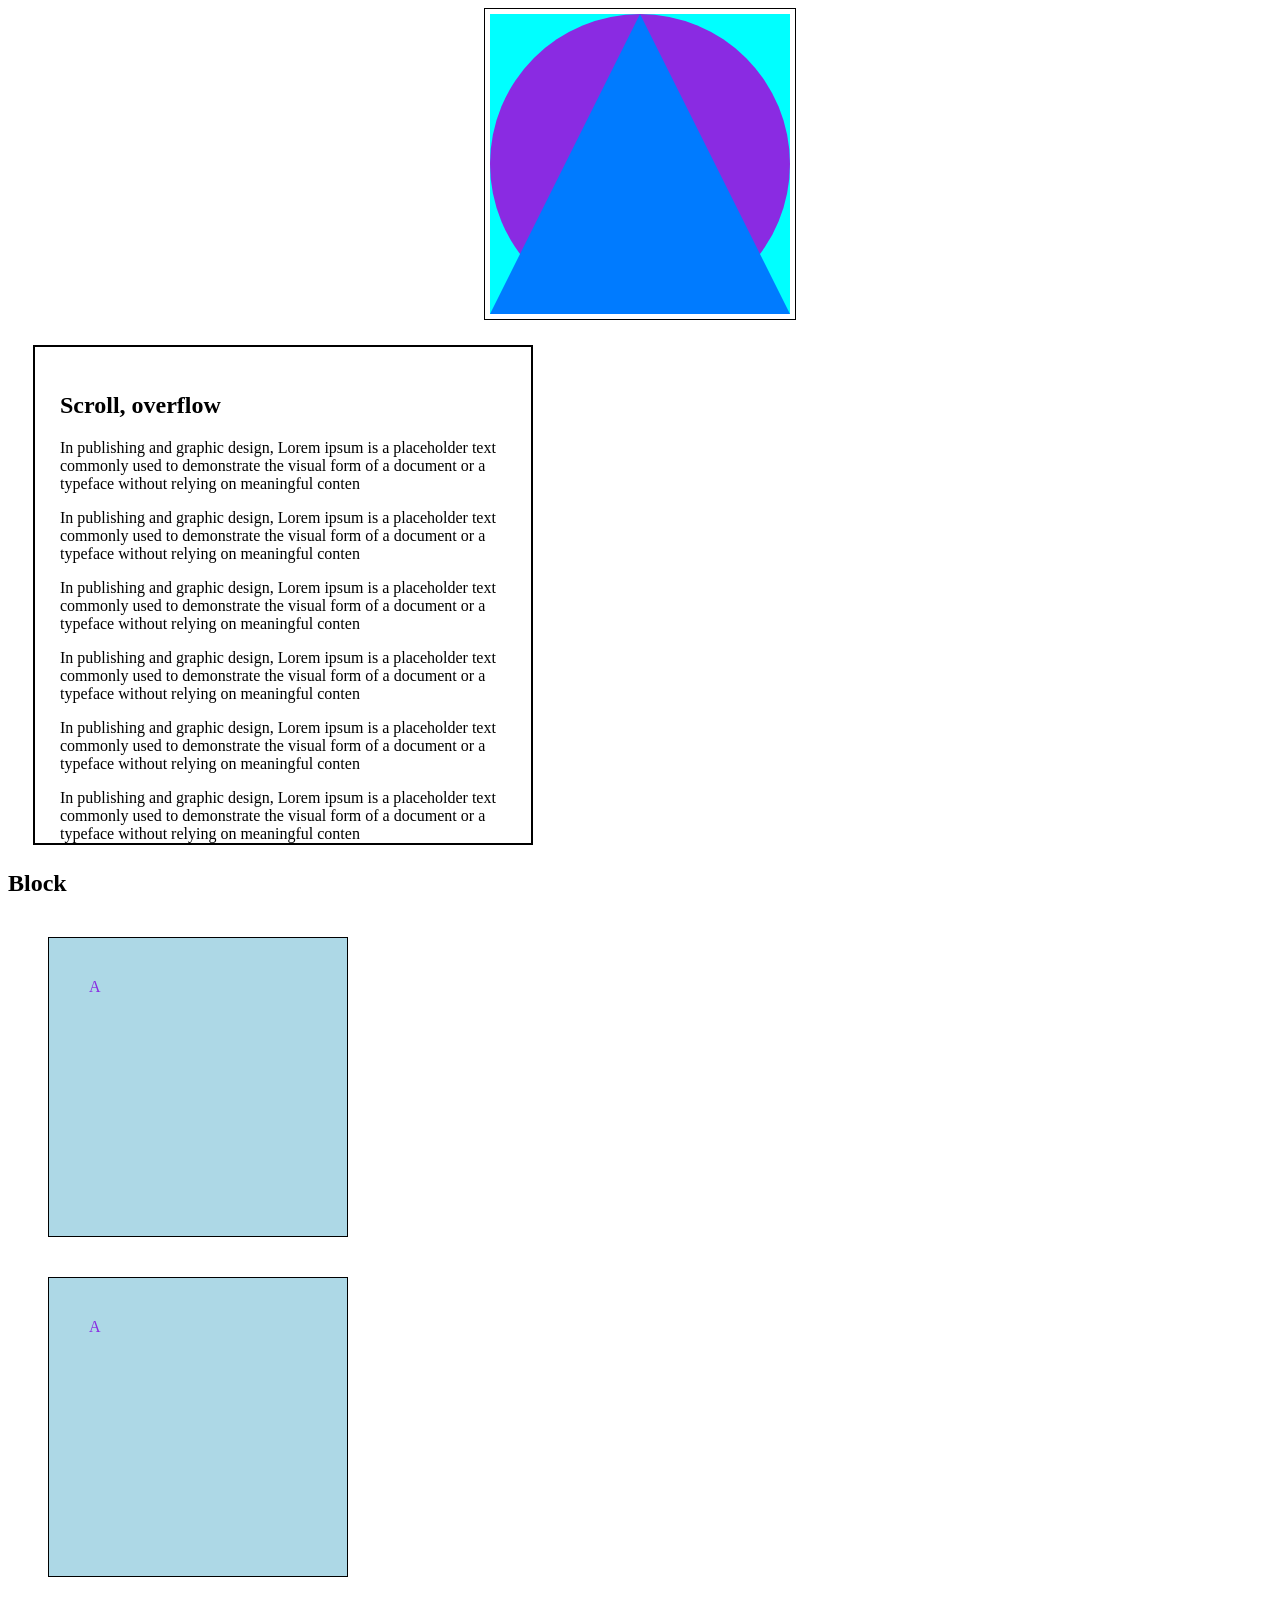
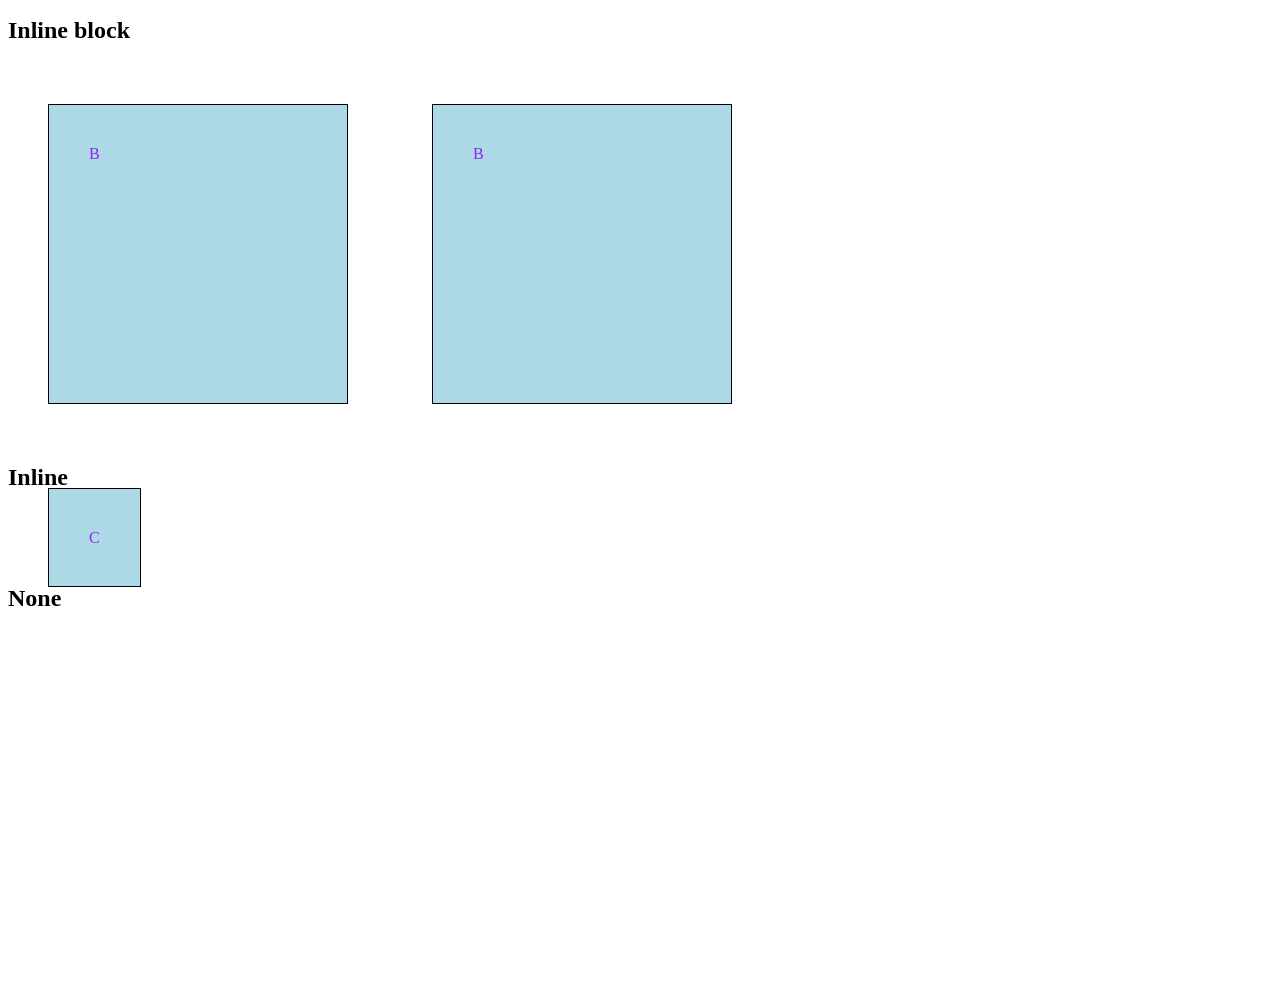
<file: index.html>
<!DOCTYPE html>
<html lang="en">
<head>
  <meta charset="UTF-8">
  <meta name="viewport" content="width=device-width, initial-scale=1.0">
  <title>Document</title>
  <link rel="stylesheet" href="css/index.css">
</head>
<body>
  <div class="positioning-test">
    <div class="square"></div>
    <div class="triangle"></div>
    <div class="circle"></div>
  </div>

  <div class="overflow-test">
    <h2>Scroll, overflow</h2>
    <p>In publishing and graphic design, Lorem ipsum is a placeholder text commonly used to demonstrate the visual form of a document or a typeface without relying on meaningful conten</p>
    <p>In publishing and graphic design, Lorem ipsum is a placeholder text commonly used to demonstrate the visual form of a document or a typeface without relying on meaningful conten</p>
    <p>In publishing and graphic design, Lorem ipsum is a placeholder text commonly used to demonstrate the visual form of a document or a typeface without relying on meaningful conten</p>
    <p>In publishing and graphic design, Lorem ipsum is a placeholder text commonly used to demonstrate the visual form of a document or a typeface without relying on meaningful conten</p>
    <p>In publishing and graphic design, Lorem ipsum is a placeholder text commonly used to demonstrate the visual form of a document or a typeface without relying on meaningful conten</p>
    <p>In publishing and graphic design, Lorem ipsum is a placeholder text commonly used to demonstrate the visual form of a document or a typeface without relying on meaningful conten</p>
    <p>In publishing and graphic design, Lorem ipsum is a placeholder text commonly used to demonstrate the visual form of a document or a typeface without relying on meaningful conten</p>
    <p>In publishing and graphic design, Lorem ipsum is a placeholder text commonly used to demonstrate the visual form of a document or a typeface without relying on meaningful conten</p>
    <p>In publishing and graphic design, Lorem ipsum is a placeholder text commonly used to demonstrate the visual form of a document or a typeface without relying on meaningful conten</p>
    <p>In publishing and graphic design, Lorem ipsum is a placeholder text commonly used to demonstrate the visual form of a document or a typeface without relying on meaningful conten</p>
    <p>In publishing and graphic design, Lorem ipsum is a placeholder text commonly used to demonstrate the visual form of a document or a typeface without relying on meaningful conten</p>
    <p>In publishing and graphic design, Lorem ipsum is a placeholder text commonly used to demonstrate the visual form of a document or a typeface without relying on meaningful conten</p>
    <p>In publishing and graphic design, Lorem ipsum is a placeholder text commonly used to demonstrate the visual form of a document or a typeface without relying on meaningful conten</p>
    <p>In publishing and graphic design, Lorem ipsum is a placeholder text commonly used to demonstrate the visual form of a document or a typeface without relying on meaningful conten</p>
    <p>In publishing and graphic design, Lorem ipsum is a placeholder text commonly used to demonstrate the visual form of a document or a typeface without relying on meaningful conten</p>
    <p>In publishing and graphic design, Lorem ipsum is a placeholder text commonly used to demonstrate the visual form of a document or a typeface without relying on meaningful conten</p>
    <p>In publishing and graphic design, Lorem ipsum is a placeholder text commonly used to demonstrate the visual form of a document or a typeface without relying on meaningful conten</p>
    <p>In publishing and graphic design, Lorem ipsum is a placeholder text commonly used to demonstrate the visual form of a document or a typeface without relying on meaningful conten</p>
    <p>In publishing and graphic design, Lorem ipsum is a placeholder text commonly used to demonstrate the visual form of a document or a typeface without relying on meaningful conten</p>
    <p>In publishing and graphic design, Lorem ipsum is a placeholder text commonly used to demonstrate the visual form of a document or a typeface without relying on meaningful conten</p>
    <p>In publishing and graphic design, Lorem ipsum is a placeholder text commonly used to demonstrate the visual form of a document or a typeface without relying on meaningful conten</p>
  </div>

  <div class="display-block">
    <h2>Block</h2>
    <div class="display-box">A</div>
    <div class="display-box">A</div>
  </div>

  <div class="display-inline-block">
    <h2>Inline block</h2>
    <div class="display-box">B</div>
    <div class="display-box">B</div>
  </div>

  <div class="display-inline">
    <h2>Inline</h2><br>
    <div class="display-box">C</div>
  </div>

  <div class="display-none">
    <br>
    <h2>None</h2>
    <div class="display-box">D</div>
  </div>
</body>
</html>
</file>
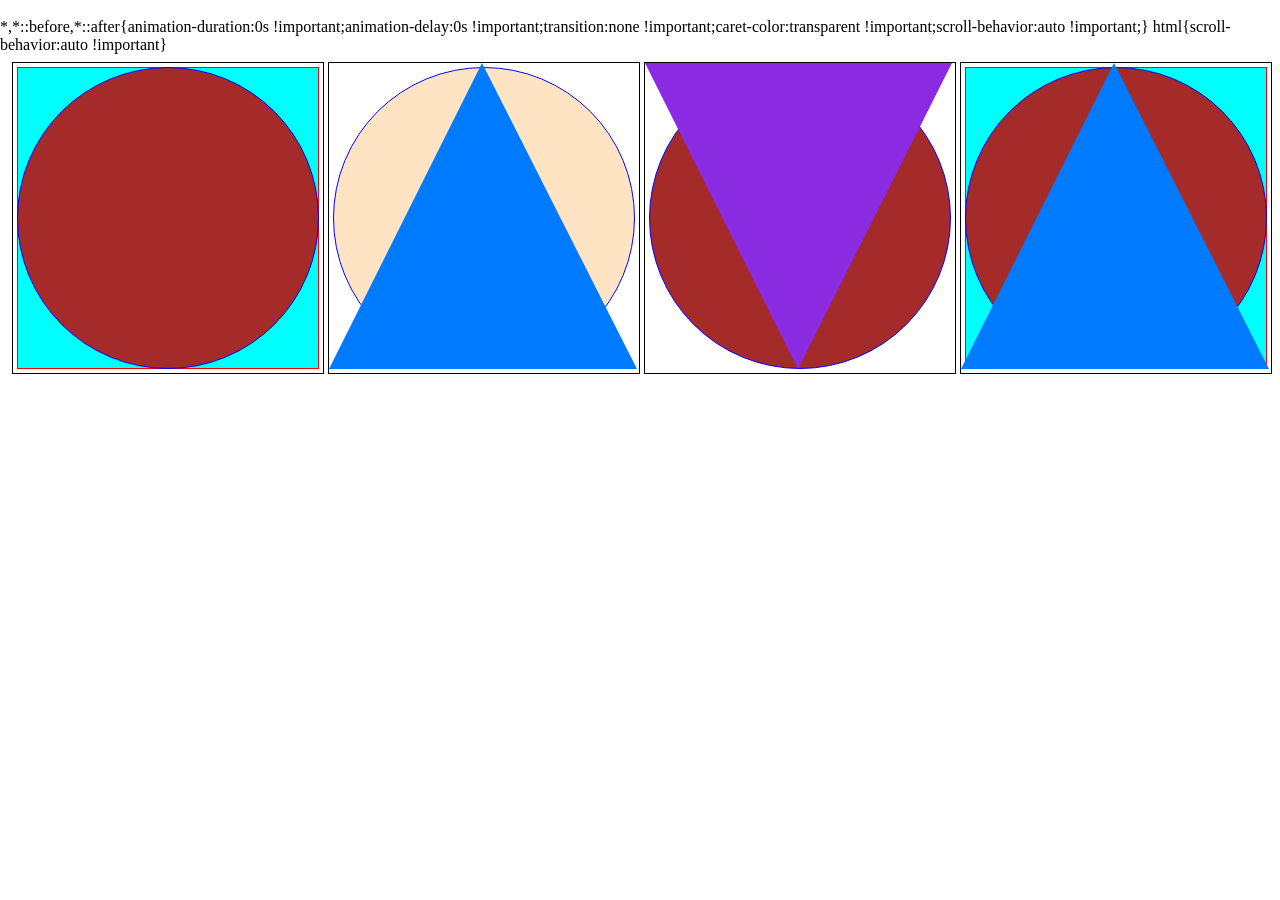
<file: palii.html>
<!DOCTYPE html>
<html lang="en">
<head>
    <meta charset="UTF-8">
    <meta name="viewport" content="width=device-width, initial-scale=1.0">
    <title></title>
    <link rel="stylesheet" href="css/palii.css">
</head>
<body>
    <header>
            
    </header>
    <main>
        <section class="square-circle-section" id="square-circle">

            <div class="square">

            </div>
            <div class="circle">

            </div>
           
        </section>

        <section class="circle-triangle-section" id="circle-triangle">
            <div class="circle">
                
            </div>
            <div class="triangle">

            </div>
       </section>
   
       <section class="circle-triangle-section-reverse" id="circle-triangle-reverse">
           <div class="circle">

           </div>
           <div class="triangle-reverse">

           </div>
       </section>

       <section class="circle-square-triangle-section" id="circle-square-triangle">
            <div class="circle">

            </div>
            <div class="square">

            </div>
            <div class="triangle">
                
            </div>
       </section>
       
     </main>
    <footer>

    </footer>
</body>
</html>
</file>
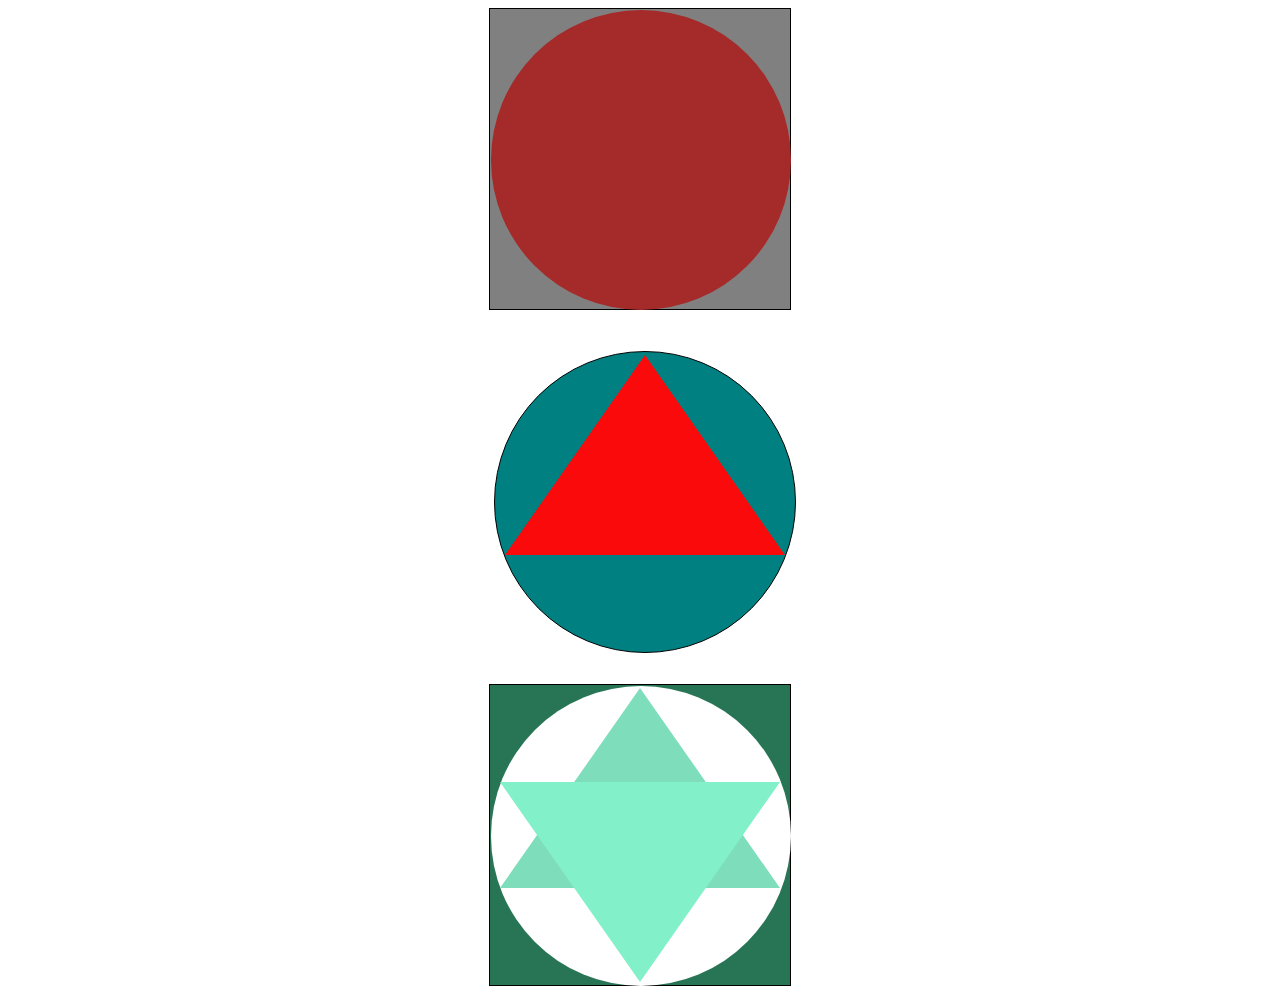
<file: solomiia.html>
<!DOCTYPE html>
<html lang="en">
  <head>
    <meta charset="UTF-8" />
    <meta name="viewport" content="width=device-width, initial-scale=1.0" />
    <title>Kushniryk Solomiia</title>
    <link rel="stylesheet" href="css/solomiia.css" />
  </head>
  <body>
    <header></header>
    <main>
      <section id="square-circle" class="square-circle-section">
        <div class="square"></div>
        <div class="circle-two"></div>
        <!-- </div> вертаються назад, після зберігання -->
      </section>
      <br />
      <br />
      <section id="circle-triangle" class="circle-triangle-section">
        <div class="circle"></div>
        <div class="triangle"></div>
      </section>
      <br />
      <br />
      <section
        id="circle-square-triangle"
        class="circle-square-triangle-section"
      >
        <!-- Оця ">" та секція "зїжджають" кожен раз, коли я зберігаюся(знаю, що коментар англійськдю треба писати) -->
        <div class="circle-three"></div>
        <div class="triangle-two"></div>
        <div class="triangle-three"></div>
      </section>
    </main>
    <footer></footer>
  </body>
</html>
</file>
<file: css/index.css>
.display-box {
  height: 300px;
  width: 300px;
  background-color: lightblue;
  padding: 40px;
  margin: 40px;
  color: blueviolet;
  border: 1px solid black;
  box-sizing: border-box;
}

.display-inline-block .display-box {
  display: inline-block;
}

.display-inline .display-box {
  display: inline;
}

.display-none .display-box {
  visibility: hidden;
}

.overflow-test {
  padding: 25px;
  height: 500px;
  width: 500px;
  margin: 25px;
  border: 2px solid black;
  box-sizing: border-box;
  overflow-x: hidden;
  overflow-y: auto;
}

.positioning-test {
  border: 1px solid;
  margin: 0 auto;
  position: relative;
  height: 310px;
  width: 310px;
}

.square {
  left: 5px;
  right: 5px;
  top: 5px;
  bottom: 5px;
  position: absolute;
  height: 300px;
  width: 300px;
  background-color: aqua;
}

.triangle {
  left: 5px;
  right: 5px;
  top: 5px;
  bottom: 5px;
  position: absolute;
  width: 0;
  height: 0;
  border-style: solid;
  border-width: 0 150px 300px 150px;
  border-color: transparent transparent #007bff transparent;
  z-index: 1;
}

.circle {
  position: absolute;
  left: 5px;
  right: 5px;
  top: 5px;
  bottom: 5px;
  border-radius: 50%;
  background-color: blueviolet;
}
</file>
<file: css/palii.css>
* {
  display: inline-block;
}
.square-circle-section {
  position: relative;
  border: 1px solid black;
  height: 310px;
  width: 310px;
  margin: 0 auto;
}
.square {
  border: 1px solid red;
  height: 300px;
  width: 300px;
  top: 4px;
  left: 4px;
  background-color: aqua;
  position: absolute;
  z-index: 1;
}
.circle {
  border: 1px solid blue;
  height: 300px;
  width: 300px;
  top: 4px;
  left: 4px;
  position: absolute;
  background-color: brown;
  border-radius: 50%;
  z-index: 2;
}
.circle-triangle-section {
  position: relative;
  border: 1px solid black;
  height: 310px;
  width: 310px;
  margin: 0 auto;
}
.triangle {
  width: 0;
  height: 0;
  border-style: solid;
  border-width: 0 155px 306px 153px;
  border-color: transparent transparent #007bff transparent;
  position: absolute;
  z-index: 3;
}
#circle-triangle .circle {
  z-index: 2;
}
.circle-triangle-section-reverse {
  border: 1px solid black;
  height: 310px;
  width: 310px;
  margin: 0 auto;
  position: relative;
}
.triangle-reverse {
  width: 0;
  height: 0;
  border-style: solid;
  border-width: 306px 154px 0 153px;
  border-color: blueviolet transparent transparent transparent;
  position: absolute;
  z-index: 3;
}
#circle-triangle .circle {
  background-color: bisque;
}
.circle-square-triangle-section {
  position: relative;
  border: 1px solid black;
  height: 310px;
  width: 310px;
  margin: 0 auto;
}
</file>
<file: css/solomiia.css>
.square-circle-section {
  position: relative;
  border: 1px solid;
  background-color: gray;
  width: 300px;
  height: 300px;
  margin: 0 auto;
}

.circle-two {
  width: 300px;
  height: 300px;
  top: 1px;
  left: 1px;
  position: absolute;
  border-radius: 50%;
  background-color: brown;
  z-index: 2;
}

.circle-triangle-section {
  position: relative;
  width: 300px;
  height: 300px;
  top: 5px;
  left: 5px;
  border-radius: 50%;
  background-color: teal;
  border: 1px solid;
  margin: 0 auto;
}

.triangle {
  width: 0px;
  height: 0px;
  top: 3px;
  left: 10px;
  position: absolute;
  border: solid;
  border-width: 0 140px 200px 140px;
  border-color: transparent transparent #fa0a0a transparent;
  z-index: 2;
}

.circle-square-triangle-section {
  position: relative;
  border: 1px solid black;
  background-color: #287556;
  width: 300px;
  height: 300px;
  margin: 0 auto;
}

.circle-three {
  width: 300px;
  height: 300px;
  top: 1px;
  left: 1px;
  position: absolute;
  border-radius: 50%;
  background-color: #fff;
  z-index: 2;
}

.triangle-two {
  width: 0px;
  height: 0px;
  top: 3px;
  left: 10px;
  position: absolute;
  border-style: solid;
  border-width: 0 140px 200px 140px;
  border-color: transparent transparent #7edebb transparent;
  z-index: 3;
}

.triangle-three {
  width: 0px;
  height: 0px;
  bottom: 3px;
  left: 10px;
  position: absolute;
  border-style: solid;
  border-width: 200px 140px 0 140px;
  border-color: #82f0c8 transparent transparent transparent;
  z-index: 4;
}
</file>
